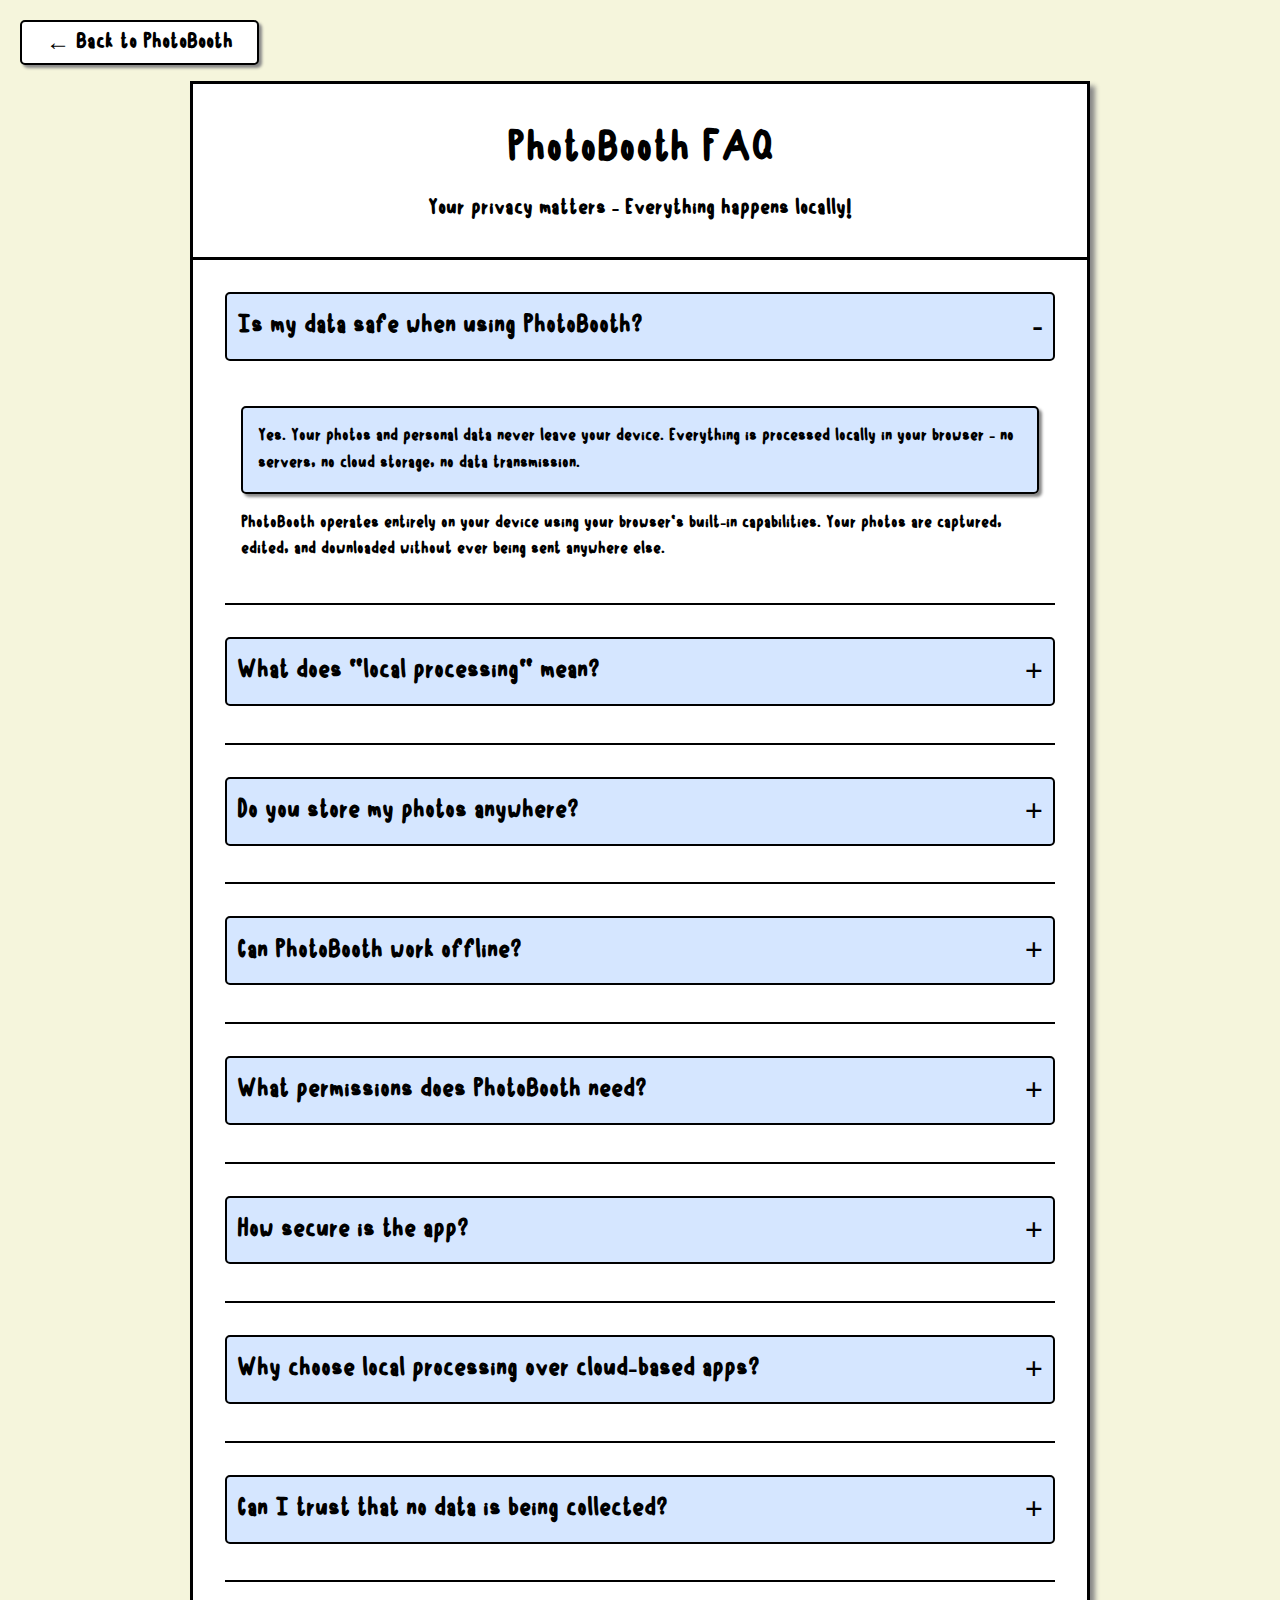
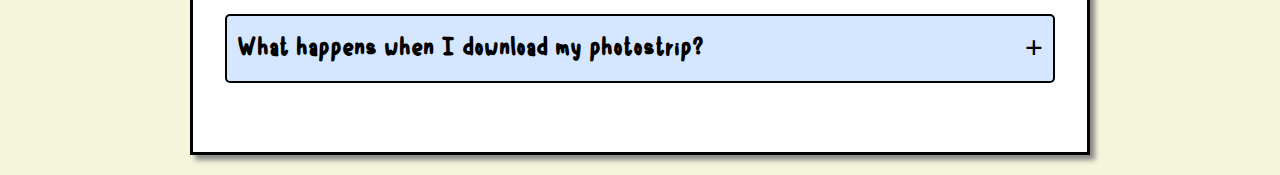
<file: FAQ.html>
<!DOCTYPE html>
<html lang="en">
<head>
    <meta charset="UTF-8">
    <meta name="viewport" content="width=device-width, initial-scale=1.0">
    <title>PhotoBooth FAQ - Privacy & Local Processing</title>
    <style>
        @import url('https://fonts.googleapis.com/css2?family=Roboto:wght@100;300;400;500;700;900&display=swap');
        @font-face {
            font-family: 'Indiana';
            src: url('cyparius.ttf');
        }
        @font-face {
            font-family: 'geoman';
            src: url('Geo.ttf');
        }

        * {
            margin: 0;
            padding: 0;
            box-sizing: border-box;
        }

        body {
            font-family: 'Indiana', 'geoman', sans-serif;
            line-height: 1.4;
            color: #000;
            background: #f5f5dc;
            min-height: 100vh;
            padding: 20px;
        }

        .container {
            max-width: 900px;
            margin: 0 auto;
            background: white;
            border: 3px solid #000;
            box-shadow: #888888 5px 5px 5px;
            overflow: hidden;
        }

        .header {
            background: white;
            color: black;
            padding: 2rem;
            text-align: center;
            border-bottom: 3px solid #000;
        }

        .header h1 {
            font-size: 3rem;
            margin-bottom: 0.5rem;
            font-weight: 900;
            font-family: 'Indiana';
        }

        .header p {
            font-size: 1.5rem;
            font-weight: 600;
            font-family: 'Indiana';
        }

        .content {
            padding: 2rem;
        }

        .faq-item {
            margin-bottom: 2rem;
            border-bottom: 2px solid #000;
            padding-bottom: 1.5rem;
        }

        .faq-item:last-child {
            border-bottom: none;
            margin-bottom: 0;
        }

        .question {
            font-size: 1.8rem;
            font-weight: 900;
            color: #000;
            margin-bottom: 0.8rem;
            cursor: pointer;
            display: flex;
            align-items: center;
            justify-content: space-between;
            font-family: 'Indiana';
            padding: 10px;
            background: rgba(0, 102, 255, 0.164);
            border: 2px solid #000;
            border-radius: 5px;
        }

        .question::after {
            content: '+';
            font-size: 2rem;
            font-weight: 900;
            color: #000;
        }

        .question.active::after {
            content: '-';
        }

        .question:hover {
            background-color: rgb(70, 70, 70);
            color: white;
        }

        .answer {
            color: #000;
            line-height: 1.4;
            display: none;
            padding: 1rem;
            font-size: 1.2rem;
            font-weight: 600;
            font-family: 'Indiana';
        }

        .answer.show {
            display: block;
        }

        .highlight {
            background: rgba(0, 102, 255, 0.164);
            padding: 15px;
            border: 2px solid #000;
            border-radius: 5px;
            margin: 1rem 0;
            box-shadow: #888888 3px 3px 3px;
        }

        .privacy-badge {
            display: inline-block;
            background: white;
            color: black;
            padding: 10px 20px;
            border: 2px solid #000;
            border-radius: 5px;
            font-size: 1.2rem;
            font-weight: 900;
            margin-bottom: 1rem;
            font-family: 'Indiana';
            box-shadow: #888888 3px 3px 3px;
        }

        .back-button {
            border: black 2px solid;
            background-color: white;
            font-size: 1.5em;
            border-radius: 5px;
            box-shadow: #888888 3px 3px 3px;
            cursor: pointer;
            padding: 0.3em 1em;
            font-family: "Indiana";
            font-weight: 600;
            margin-bottom: 1rem;
        }

        .back-button:hover {
            background-color: rgb(70, 70, 70);
            color: white;
        }

        ul, ol {
            font-size: 1.1rem;
            font-weight: 600;
        }

        li {
            margin: 5px 0;
        }

        strong {
            font-weight: 900;
        }

        .faq-list {
            margin: 10px 0;
            padding-left: 20px;
        }

        @media (max-width: 600px) {
            .header h1 {
                font-size: 2.5rem;
            }
            
            .content {
                padding: 1.5rem;
            }
            
            .question {
                font-size: 1.5rem;
            }
            
            .answer {
                font-size: 1.1rem;
            }
        }
    </style>
</head>
<body>
    <button class="back-button" onclick="history.back()">← Back to PhotoBooth</button>
    
    <div class="container">
        <div class="header">
            <h1>PhotoBooth FAQ</h1>
            <p>Your privacy matters - Everything happens locally!</p>
        </div>
        
        <div class="content">
            
            <div class="faq-item">
                <div class="question">Is my data safe when using PhotoBooth?</div>
                <div class="answer">
                    <div class="highlight">
                        <strong>Yes.</strong> Your photos and personal data never leave your device. Everything is processed locally in your browser - no servers, no cloud storage, no data transmission.
                    </div>
                    <p>PhotoBooth operates entirely on your device using your browser's built-in capabilities. Your photos are captured, edited, and downloaded without ever being sent anywhere else.</p>
                </div>
            </div>

            <div class="faq-item">
                <div class="question">What does "local processing" mean?</div>
                <div class="answer">
                    <p>Local processing means all the magic happens right on your device:</p>
                    <ul class="faq-list">
                        <li>📷 Camera access stays within your browser</li>
                        <li>🎨 Photo filters and frames are applied instantly on your device</li>
                        <li>💾 Downloads are created directly by your browser</li>
                    </ul>
                </div>
            </div>

            <div class="faq-item">
                <div class="question">Do you store my photos anywhere?</div>
                <div class="answer">
                    <p><strong>No.</strong> We don't have access to your photos at any point. They exist only:</p>
                    <ul class="faq-list">
                        <li>Temporarily in your browser's memory while you're using the app</li>
                        <li>In your device's downloads folder when you save them</li>
                    </ul>
                    <p>Once you close the browser tab, any temporary data is automatically cleared.</p>
                </div>
            </div>

            <div class="faq-item">
                <div class="question">Can PhotoBooth work offline?</div>
                <div class="answer">
                    <p>Yes! Once the page loads initially, PhotoBooth can work completely offline. The only internet requirement is for the initial page load. All photo processing, filtering, and downloading works without an internet connection.</p>
                </div>
            </div>

            <div class="faq-item">
                <div class="question">What permissions does PhotoBooth need?</div>
                <div class="answer">
                    <p>PhotoBooth only requests camera permission to capture your photos. This permission:</p>
                    <ul class="faq-list">
                        <li>Is handled entirely by your browser</li>
                        <li>Allows direct camera access without intermediaries</li>
                        <li>Can be revoked at any time through browser settings</li>
                    </ul>
                </div>
            </div>

            <div class="faq-item">
                <div class="question">How secure is the app?</div>
                <div class="answer">
                    <div class="highlight">
                        <strong>Local Security:</strong> Since everything happens locally, there are no security vulnerabilities related to data transmission or server breaches.
                    </div>
                    <p>Your photos do not travel across networks, which reduces security risks. The main security consideration is your device's own security.</p>
                </div>
            </div>

            <div class="faq-item">
                <div class="question">Why choose local processing over cloud-based apps?</div>
                <div class="answer">
                    <p><strong>Privacy Benefits:</strong></p>
                    <ul class="faq-list">
                        <li>🔐 Complete control over your data</li>
                        <li>⚡ Faster processing (no upload/download delays)</li>
                        <li>💰 No subscription fees or data charges</li>
                        <li>🌐 Works anywhere, even with poor internet</li>
                        <li>🛡️ No risk of data breaches or misuse</li>
                    </ul>
                </div>
            </div>

            <div class="faq-item">
                <div class="question">Can I trust that no data is being collected?</div>
                <div class="answer">
                    <p>Yes. This is verifiable because:</p>
                    <ul class="faq-list">
                        <li>You can check your browser's network activity - you'll see no photo uploads</li>
                        <li>The app works with your internet disconnected (try it!)</li>
                        <li>All processing code runs visibly in your browser</li>
                        <li>No analytics, tracking, or data collection scripts are used</li>
                    </ul>
                </div>
            </div>

            <div class="faq-item">
                <div class="question">What happens when I download my photostrip?</div>
                <div class="answer">
                    <p>When you click download, your browser creates the image file directly on your device. The process:</p>
                    <ol class="faq-list">
                        <li>Your photos are combined into a photostrip in your browser's memory</li>
                        <li>The browser converts this to a high-quality PNG file</li>
                        <li>The file is saved directly to your downloads folder</li>
                    </ol>
                </div>
            </div>
        </div>
    </div>

    <script>
        document.querySelectorAll('.question').forEach(question => {
            question.addEventListener('click', () => {
                const answer = question.nextElementSibling;
                const isActive = question.classList.contains('active');
                
                document.querySelectorAll('.question').forEach(q => {
                    q.classList.remove('active');
                    q.nextElementSibling.classList.remove('show');
                });
                
                if (!isActive) {
                    question.classList.add('active');
                    answer.classList.add('show');
                }
            });
        });
        document.querySelector('.question').click();
    </script>
</body>
</html>
</file>
